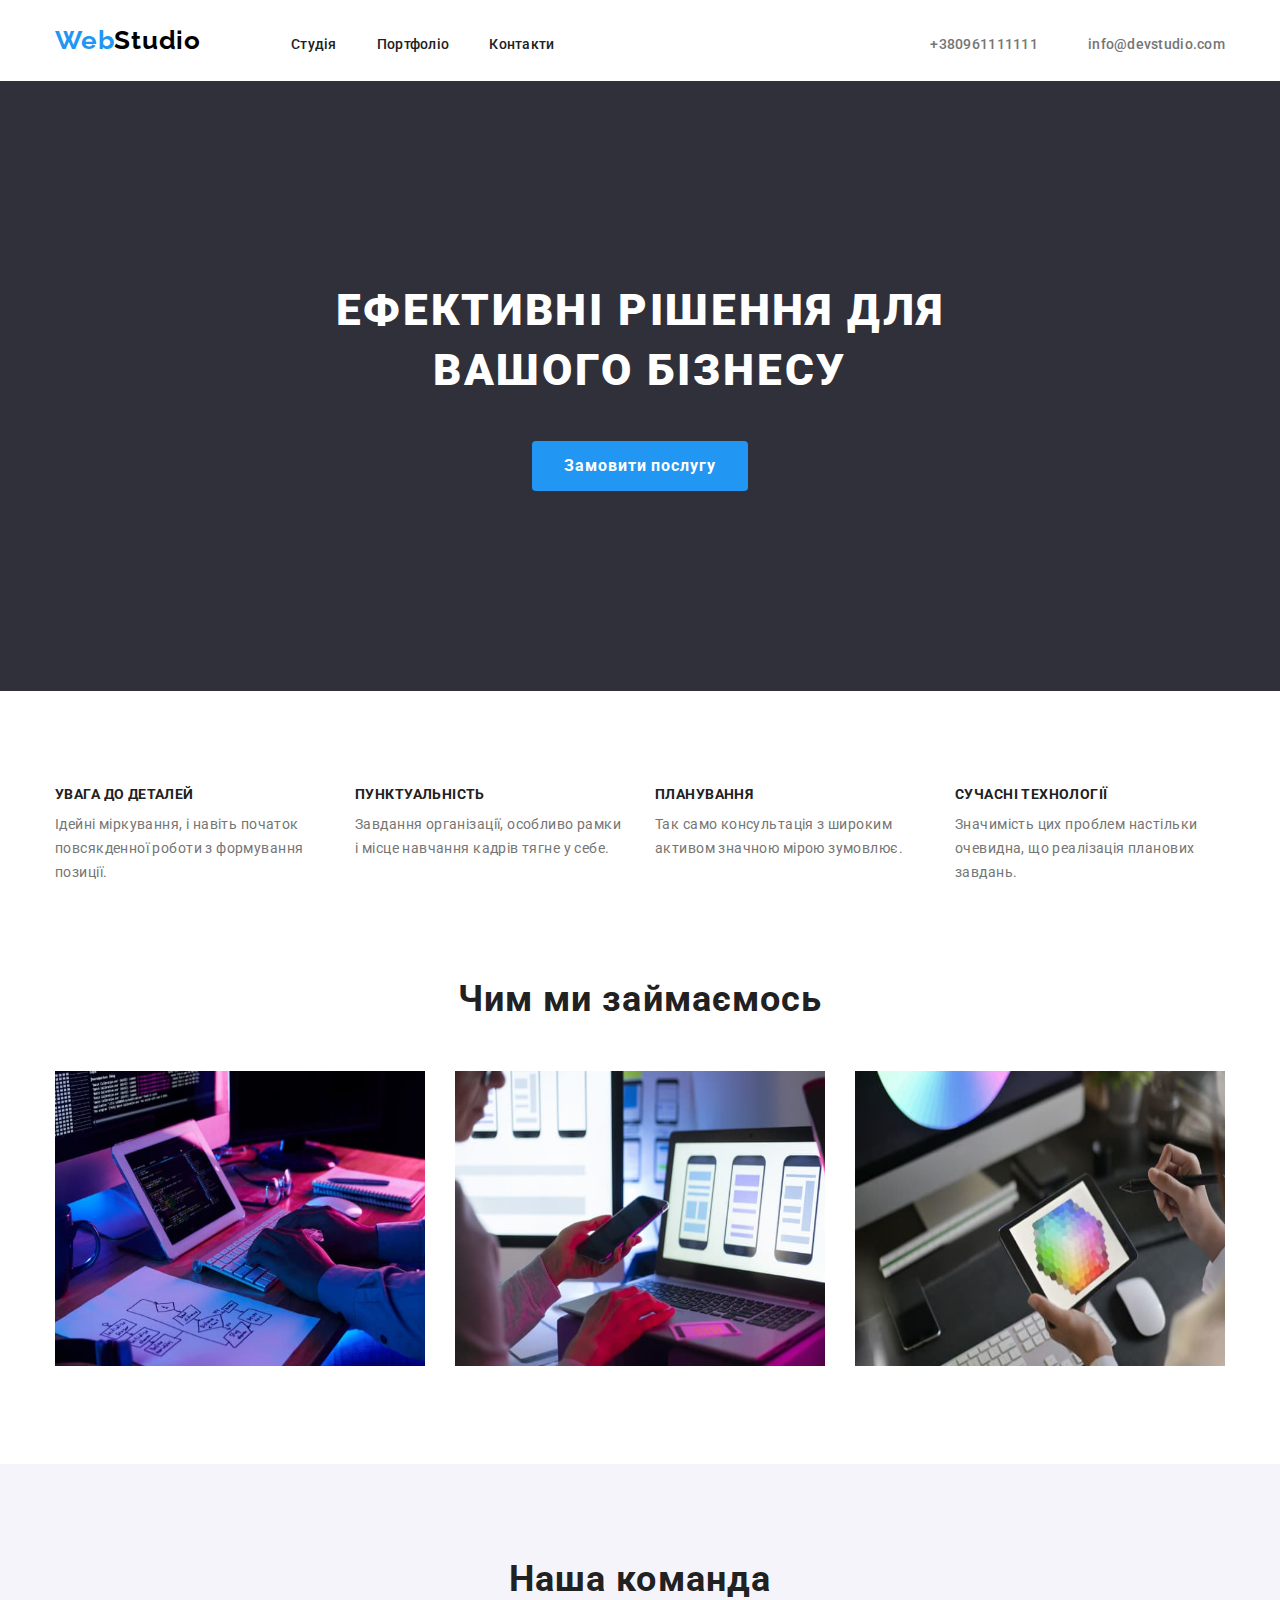
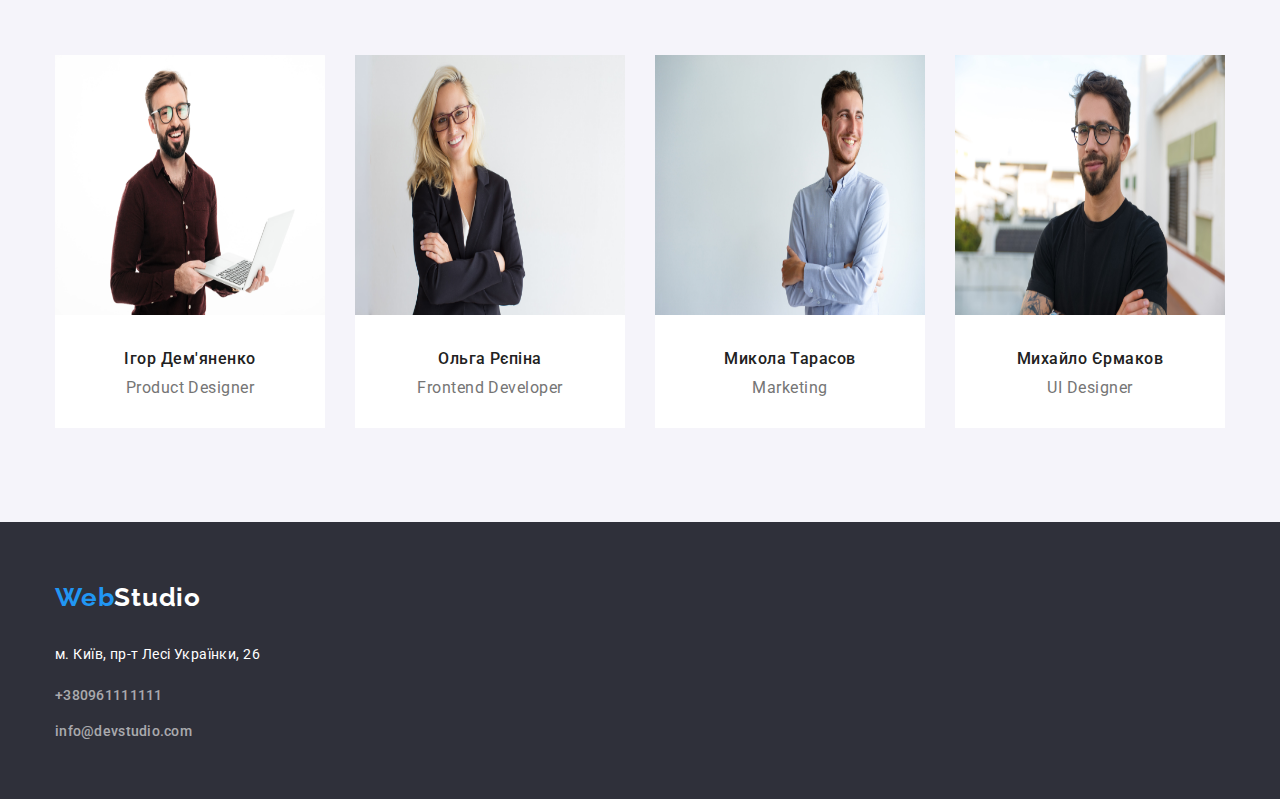
<file: index.html>
<!DOCTYPE html>
<html lang="uk">
<head>
    <meta charset="UTF-8">
    <meta http-equiv="X-UA-Compatible" content="IE=edge">
    <meta name="viewport" content="width=device-width, initial-scale=1.0">
    <link rel="stylesheet" href="./css/styles.css" type="text/css">
    <link href="https://fonts.googleapis.com/css2?family=Raleway:wght@700&display=swap" rel="stylesheet">
    <link href="https://fonts.googleapis.com/css2?family=Roboto:wght@400;500;700;900&display=swap" rel="stylesheet">
    <link rel="stylesheet" href="https://cdnjs.cloudflare.com/ajax/libs/modern-normalize/1.1.0/modern-normalize.min.css">
    <title>Студія</title>
</head>
    <body>
        <header class="page-header">
            <div class="header-content container">
                <a href="./index.html" class="logo"><span class="logo-color">Web</span>Studio</a>
                <nav class="site-nav">
                    <ul class="site-nav-list">
                        <li class="site-nav-list-item"><a href="./index.html" class="site-nav-list-item-link" >Cтудія</a></li>
                        <li class="site-nav-list-item"><a href="./portfolio.html" class="site-nav-list-item-link">Портфоліо</a></li>
                        <li class="site-nav-list-item"><a href="#" class="site-nav-list-item-link">Контакти</a></li>
                    </ul>
                </nav>
                <div class="contacts">
                    <a href="tel:+380961111111" class="tel">+380961111111</a>
                    <a href="info@devstudio.com" class="mail">info@devstudio.com</a> 
                </div>  
            </div>
         </header>
        <main class="main">
            <section class="main-effect section">
                <div class="container">
                    <h1 class="main-effect-title">ЕФЕКТИВНІ РІШЕННЯ ДЛЯ <br> ВАШОГО БІЗНЕСУ</h1>
                    <button type="button" class="main-effect-button">Замовити послугу</button>
                </div>
            </section>
            <section class="qualities section">
                <div class="container">
                    <ul class="qualities-list">
                        <li class="qualities-list-item">
                            <h3 class="qualities-list-item-article">Увага до деталей</h3>
                            <p class="qualities-list-item-article-text">Ідейні міркування, і навіть початок повсякденної роботи з формування позиції.</p>
                        </li>
                        <li class="qualities-list-item">
                            <h3 class="qualities-list-item-article">Пунктуальність</h3>
                            <p class="qualities-list-item-article-text">Завдання організації, особливо рамки і місце навчання кадрів тягне у себе.</p>
                        </li>
                        <li class="qualities-list-item">
                            <h3 class="qualities-list-item-article">Планування</h3>                            <p class="qualities-list-item-article-text">Так само консультація з широким активом значною мірою зумовлює.</p>
                        </li>
                        <li class="qualities-list-item">
                            <h3 class="qualities-list-item-article">Сучасні технології</h3>
                            <p class="qualities-list-item-article-text">Значимість цих проблем настільки очевидна, що реалізація планових завдань.</p>
                        </li>
                    </ul>
                </div>
            </section>
            <section class="employment section">
                <div class="container">
                <h2 class="employment-headline">Чим ми займаємось</h2>
                <ul class="employment-list">
                    <li class="employment-list-item"><img src="images/1.jpg" alt="програміст працює за столом" width="370" height="295" class="employment-list-item-image"></li>
                    <li class="employment-list-item employment-list-item2"><img src="images/2.jpg" alt="дизайнер розробляє зовнішній виглад додатку на смартфон" width="370" height="295" class="employment-list-item-image"></li>
                    <li class="employment-list-item"><img src="images/3.jpg" alt="робота з палітрою кольорів" width="370" height="295" class="employment-list-item-image"></li>                    </ul>
                </div>
            </section>
            <section class="team section">
                <div class="container">
                    <h2 class="team-headline">Наша команда</h2>
                    <ul class="team-list">
                        <li class="team-list-item"><img src="images/1team.jpg" alt="Ігор Дем'яненко" width="270" height="260" class="team-list-item-image"><div class="team-list-item-block"><h3 class="team-list-item-headline">Ігор Дем'яненко</h3><p class="team-list-item-article">Product Designer</p></div></li>
                        <li class="team-list-item"><img src="images/2team.jpg" alt="Ольга Рєпіна" width="270" height="260" class="team-list-item-image"><div class="team-list-item-block"><h3 class="team-list-item-headline">Ольга Рєпіна</h3><p class="team-list-item-article">Frontend Developer</p></div></li>
                        <li class="team-list-item"><img src="images/3team.jpg" alt="Микола Тарасов" width="270" height="260" class="team-list-item-image"><div class="team-list-item-block"><h3 class="team-list-item-headline">Микола Тарасов</h3><p class="team-list-item-article">Marketing</p></div></li>
                        <li class="team-list-item"><img src="images/4team.jpg" alt="Михайло Єрмаков" width="270" height="260" class="team-list-item-image"><div class="team-list-item-block"><h3 class="team-list-item-headline">Михайло Єрмаков</h3><p class="team-list-item-article">UI Designer</p></div></li>
                    </ul>
                </div>
             </section>
        </main>
        <footer class="page-footer">
            <div class="container">
            <a href="./index.html" class="footer-logo"><span class="logo-color">Web</span>Studio</a>
            <address class="page-footer-adress">м. Київ, пр-т Лесі Українки, 26</address>
            <a href="tel:+380961111111" class="tel footer-tel">+380961111111</a>
            <a href="info@devstudio.com" class="mail footer-mail">info@devstudio.com</a>
            </div>
        </footer>       
    </body>
</html>
</file>
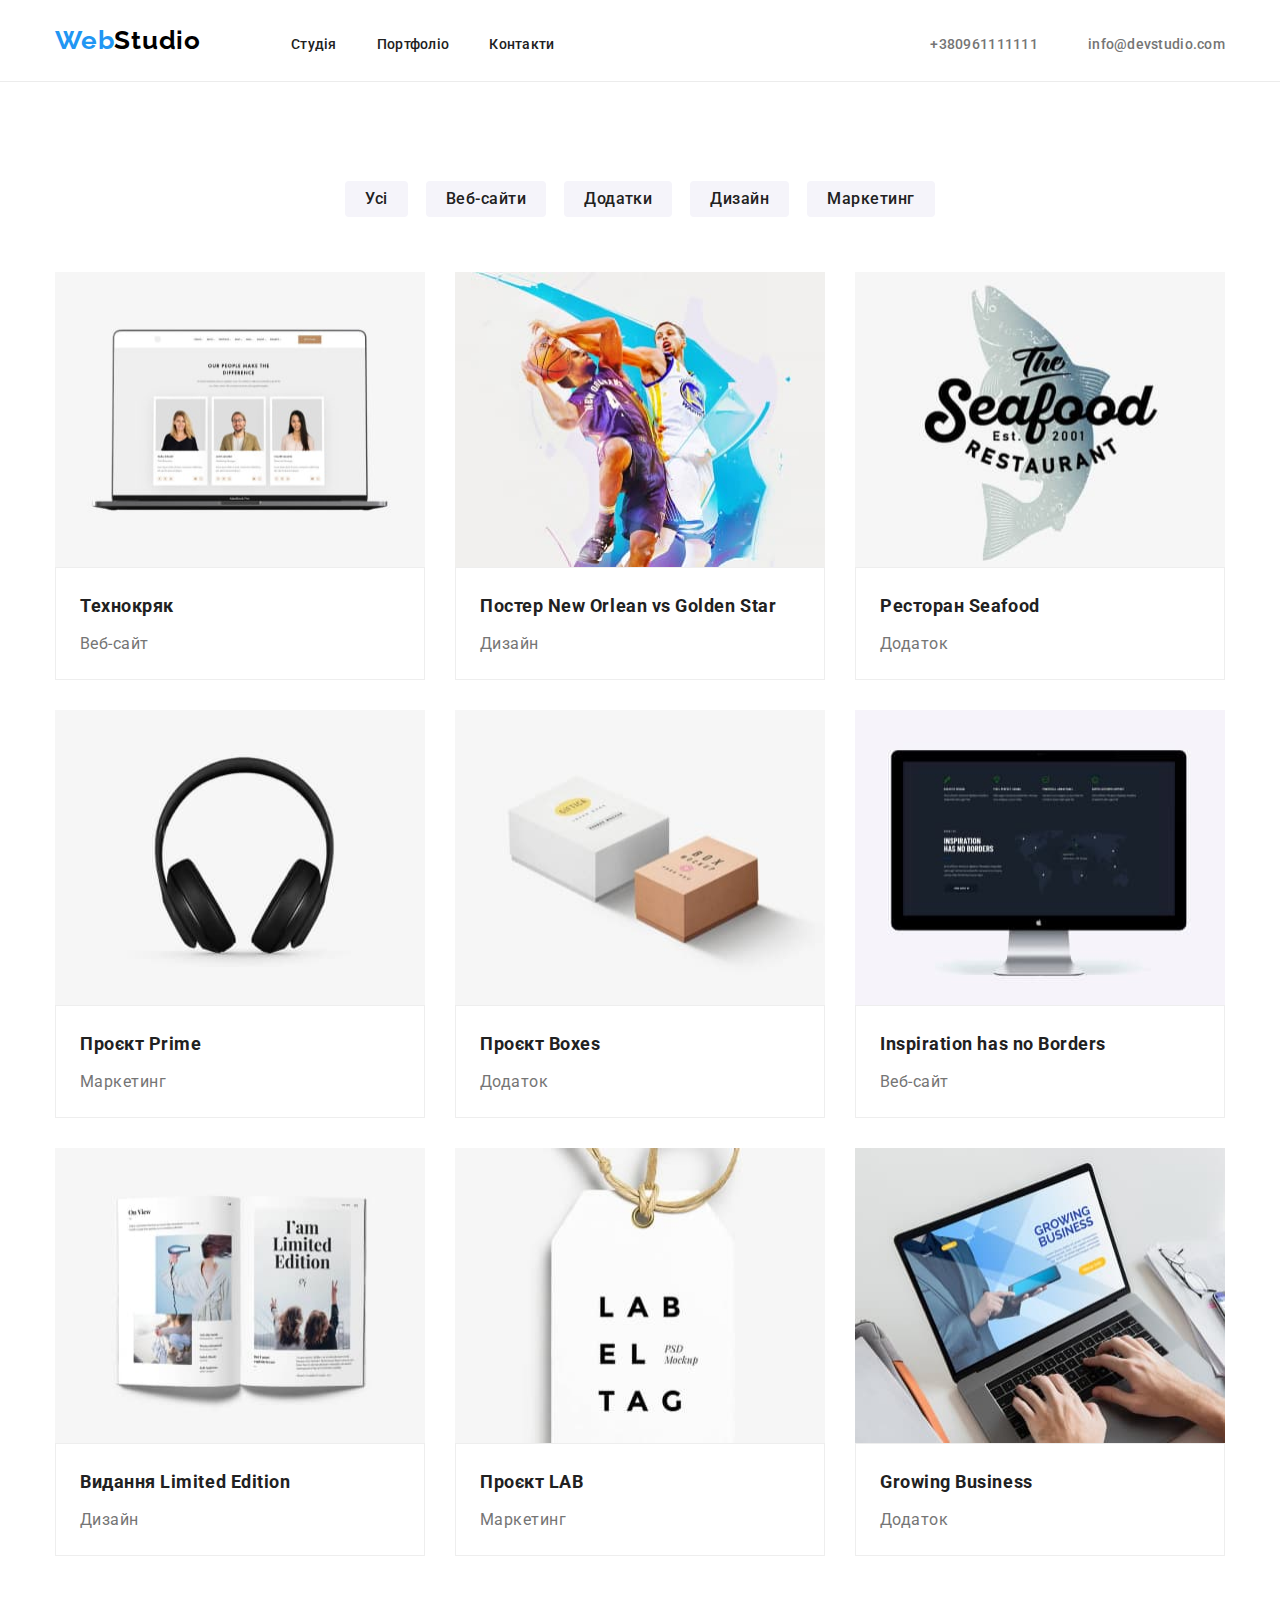
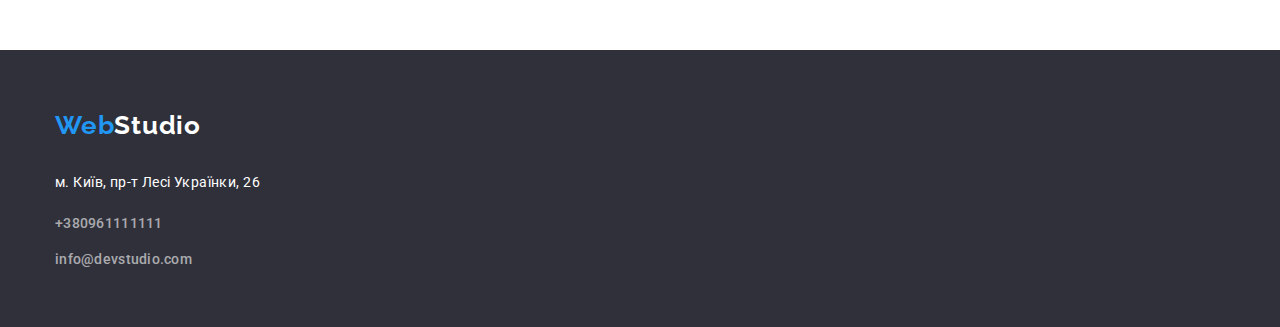
<file: portfolio.html>
<!DOCTYPE html>
<html lang="uk">
<head>
    <meta charset="UTF-8">
    <meta http-equiv="X-UA-Compatible" content="IE=edge">
    <meta name="viewport" content="width=device-width, initial-scale=1.0">
    <link rel="stylesheet" href="./css/styles.css" type="text/css">
    <link href="https://fonts.googleapis.com/css2?family=Raleway:wght@700&display=swap" rel="stylesheet">
    <link href="https://fonts.googleapis.com/css2?family=Roboto:wght@400;500;700;900&display=swap" rel="stylesheet">
    <link rel="stylesheet" href="https://cdnjs.cloudflare.com/ajax/libs/modern-normalize/1.1.0/modern-normalize.min.css">
    <title>Портфоліо</title>
</head>
<body>
    <header class="page-header portfolio-page-header">
        <div class="container">
            <div class="header-content">
                <a href="./index.html" class="logo"><span class="logo-color">Web</span>Studio</a>
                <nav class="site-nav">
                    <ul class="site-nav-list">
                        <li class="site-nav-list-item"><a href="./index.html" class="site-nav-list-item-link" >Cтудія</a></li>
                        <li class="site-nav-list-item"><a href="./portfolio.html" class="site-nav-list-item-link">Портфоліо</a></li>
                        <li class="site-nav-list-item"><a href="#" class="site-nav-list-item-link">Контакти</a></li>
                    </ul>
                </nav>
                <div class="contacts">
                    <a href="tel:+380961111111" class="tel">+380961111111</a>
                    <a href="info@devstudio.com" class="mail">info@devstudio.com</a> 
                </div>  
            </div>
        </div>
    </header>
    <main class="portfolio-main">
        <section class="section">
            <div class="container">
                <ul class="portfolio-list">
                    <li class="portfolio-list-item"><button type="button" class="portfolio-list-item-button">Усі</button></li>
                    <li class="portfolio-list-item"><button type="button" class="portfolio-list-item-button">Веб-сайти</button></li>
                    <li class="portfolio-list-item"><button type="button" class="portfolio-list-item-button">Додатки</button></li>
                    <li class="portfolio-list-item"><button type="button" class="portfolio-list-item-button">Дизайн</button></li>
                    <li class="portfolio-list-item"><button type="button" class="portfolio-list-item-button">Маркетинг</button></li>
                </ul>
                <ul class="portfolio-projects">
                    <li class="portfolio-projects-item"><img class="portfolio-projects-item-image" src="./images/project1.jpg" alt="ноутбук з сайтом" width="370" height="295"><div class="portfolio-projects-item-container"><h3 class="portfolio-projects-item-headline">Технокряк</h3><p class="portfolio-projects-item-text">Веб-сайт</p></div></li>
                    <li class="portfolio-projects-item"><img class="portfolio-projects-item-image" src="./images/project2.jpg" alt="постер баскетболістів" width="370" height="295"><div class="portfolio-projects-item-container"><h3 class="portfolio-projects-item-headline">Постер New Orlean vs Golden Star</h3><p class="portfolio-projects-item-text">Дизайн</p></div></li>
                    <li class="portfolio-projects-item"><img class="portfolio-projects-item-image" src="./images/project3.jpg" alt="логотип ресторану морської кухні" width="370" height="295"><div class="portfolio-projects-item-container"><h3 class="portfolio-projects-item-headline">Ресторан Seafood</h3><p class="portfolio-projects-item-text">Додаток</p></div></li>
                    <li class="portfolio-projects-item"><img class="portfolio-projects-item-image" src="./images/project4.jpg" alt="навушники" width="370" height="295"><div class="portfolio-projects-item-container"><h3 class="portfolio-projects-item-headline">Проєкт Prime</h3><p class="portfolio-projects-item-text">Маркетинг</p></div></li>
                    <li class="portfolio-projects-item"><img class="portfolio-projects-item-image" src="./images/project5.jpg" alt="дві коробки" width="370" height="295"><div class="portfolio-projects-item-container"><h3 class="portfolio-projects-item-headline">Проєкт Boxes</h3><p class="portfolio-projects-item-text">Додаток</p></div></li>
                    <li class="portfolio-projects-item"><img class="portfolio-projects-item-image" src="./images/project6.jpg" alt="монітор" width="370" height="295"><div class="portfolio-projects-item-container"><h3 class="portfolio-projects-item-headline">Inspiration has no Borders</h3><p class="portfolio-projects-item-text">Веб-сайт</p></div></li>
                    <li class="portfolio-projects-item"><img class="portfolio-projects-item-image" src="./images/project7.jpg" alt="розгорнута книга" width="370" height="295"><div class="portfolio-projects-item-container"><h3 class="portfolio-projects-item-headline">Видання Limited Edition</h3><p class="portfolio-projects-item-text">Дизайн</p></div></li>
                    <li class="portfolio-projects-item"><img class="portfolio-projects-item-image" src="./images/project8.jpg" alt="бірка" width="370" height="295"><div class="portfolio-projects-item-container"><h3 class="portfolio-projects-item-headline">Проєкт LAB</h3><p class="portfolio-projects-item-text">Маркетинг</p></div></li>
                    <li class="portfolio-projects-item"><img class="portfolio-projects-item-image" src="./images/project9.jpg" alt="руки на клавіатурі ноутбука" width="370" height="295"><div class="portfolio-projects-item-container"><h3 class="portfolio-projects-item-headline">Growing Business</h3><p class="portfolio-projects-item-text">Додаток</p></div></li>
                </ul>
            </div>
        </section>
     </main>
    <footer class="page-footer">
        <div class="container">
        <a href="./index.html" class="footer-logo"><span class="logo-color">Web</span>Studio</a>
        <address class="page-footer-adress">м. Київ, пр-т Лесі Українки, 26</address>
        <a href="tel:+380961111111" class="tel footer-tel">+380961111111</a>
        <a href="info@devstudio.com" class="mail footer-mail">info@devstudio.com</a>
        </div>
    </footer>
</body>
</html>
</file>
<file: css/styles.css>
h1,h2,h3,h4,h5,h6,p,ul{
    margin:0;
    padding:0;
}

*,
*::before,
*::after {
  box-sizing: border-box;
}

body {
    font-family: 'Roboto';
    --headline-color: #212121;
    --article-color: #757575;
    --brand-color: #2196F3;
    margin: 0px;
}

/* шапка */
.page-header {
    background-color: #ffffff;
    width: 100%;
    padding-top: 25px;
    padding-bottom: 25px;
}

.container {
    width: 1200px;
    margin: 0 auto;
    padding: 0 15px;
}

.section {
    padding: 94px 0;
}

.header-content {
    display: flex;
    align-items: baseline;
    justify-content: flex-start;
}

.logo {
    font-family: 'Raleway';
    font-weight: 700;
    font-size: 26px;
    line-height: 1.2;
    letter-spacing: 0.03em;
    text-decoration: none;
    color : #000000;
    display: inline-block;
    padding: 0px;
    margin-right: 90px;
}

.logo-color {
    color: var(--brand-color);
}


.site-nav-list {
    list-style: none;
    display: flex;
}

.site-nav-list-item {
    margin-right: 40px;
}

.site-nav-list-item-link {
    padding: 15px 0;
}

.site-nav-list-item-link {
    text-decoration: none;
    color: var(--headline-color);
    font-family: 'Roboto';
    font-weight: 500;
    font-size: 14px;
    line-height: 1.15;
    letter-spacing: 0.02em;
}

.site-nav-list-item-link:hover, .site-nav-list-item-link:focus {
    color: var(--brand-color);
}

.contacts {
    display: flex;
    margin-left: auto;
}

.tel {
    font-family: 'Roboto';
    font-weight: 500;
    font-size: 14px;
    line-height: 1.15;
    letter-spacing: 0.02em;
    color: var(--article-color);
    text-decoration: none;
    margin-right: 50px;
}

.mail {
    font-family: 'Roboto';
    font-weight: 500;
    font-size: 14px;
    line-height: 1.15;
    letter-spacing: 0.02em;
    text-decoration: none;
    color: var(--article-color);
}

.mail:hover, .mail:focus {
    color: var(--brand-color);
}

.tel:hover, .tel:focus {
    color: var(--brand-color);
}


/* друга секція */
.main {
    width: 100%;
}

.main-effect {
    background-color: #2F303A;
    width: 100%;
    text-align: center;
}

.main-effect .container {
    display: flex;
    flex-wrap: wrap;
    align-items: center;
    justify-content: center;
    flex-direction: column;

}

.main .main-effect {
    padding: 200px 0;
    min-height: 600px;
}

.main-effect-title {
    font-family: 'Roboto';
    font-weight: 900;
    font-size: 44px;
    line-height: 1.36;
    letter-spacing: 0.06em;
    color: #ffffff;
    margin-bottom: 40px;
    text-transform: uppercase;
}

.main-effect-button {
    font-family: 'Roboto';
    font-weight: 700;
    font-size: 16px;
    line-height: 1.87;
    letter-spacing: 0.06em;
    min-width: 170px;
    height: 50px;
    color: #ffffff;
    background-color: var(--brand-color);
    border: none;
    border-radius: 4px;
    cursor: pointer;
    padding: 10px 32px;
}


/* третя секція */
.qualities-list {
    list-style: none;
    display: flex;
}

.qualities-list-item {
    width: 270px;    
}

.qualities-list .qualities-list-item:not(:last-child) {
    margin-right: 30px;
}

.qualities-list-item-article {
    color: var(--headline-color);
    font-family: 'Roboto';
    font-weight: 700;
    font-size: 14px;
    line-height: 1.2;
    letter-spacing: 0.03em;
    display: inline-block;
    margin-bottom: 10px;
    text-transform: uppercase;
}

.qualities-list-item-article-text {
    color: var(--article-color);
    font-family: 'Roboto';
    font-size: 14px;
    line-height: 1.71;
    letter-spacing: 0.03em;
}


/* четверта секція */

.employment {
    text-align: center;
    padding-top: 0;
}

.employment-headline {
    color: var(--headline-color);
    font-family: 'Roboto';
    font-weight: 700;
    font-size: 36px;
    line-height: 1.17;
    letter-spacing: 0.03em;
    display: inline-block;
    margin-bottom: 50px;
}

.employment-list {
    list-style: none;
    display: flex;
    flex-wrap: wrap;
    flex-basis: calc(100%-60px);
}

.employment-list-item:not(:last-child) {
    margin-right: 30px;
}




/* п'ята секція */
.team {
    width: 100%;
    background-color: #f5f4fa;
}

.team-headline {
    color: var(--headline-color);
    font-family: 'Roboto';
    font-weight: 700;
    font-size: 36px;
    line-height: 1.17;
    letter-spacing: 0.03em;
    margin-bottom: 55px;
    text-align: center;
}

.team-list {
    list-style: none;
    display: flex;
    flex-wrap: wrap;
    flex-basis: calc((100%-30px)/4);
    gap: 30px;
}

.team-list-item {
    background-color: #ffffff;
}

.team-list-item-headline {
    color: var(--headline-color);
    font-family: 'Roboto';
    font-weight: 500;
    font-size: 16px;
    line-height: 1.19;
    letter-spacing: 0.03em;
    margin-bottom: 10px;
}

.team-list-item-block {
    display: flex;
    justify-content: center;
    align-items: center;
    flex-direction: column;
    padding: 30px 0;
}

.team-list-item-article {
    color: var(--article-color);
    font-family: 'Roboto';    
    font-size: 16px;
    line-height: 1.19;
    letter-spacing: 0.03em;
}


/* футер */
.page-footer {
    background-color: #2f303a;
    width: 100%;
    min-height: 250px;
}

.page-footer .container {
    padding: 60px 15px;
    display: flex;
    flex-direction: column;
    gap: 10px;
}

.footer-logo {
    color: #ffffff;
    font-family: 'Raleway';
    font-weight: 700;
    font-size: 26px;
    line-height: 1.2;
    letter-spacing: 0.03em;
    text-decoration: none;
    display: inline-block;
    margin-bottom: 20px;
}

.page-footer-adress {
    color: #ffffff;
    display: inline-block;
    margin-bottom: 10px;
    font-family: 'Roboto';
    font-style: normal;
    font-weight: 400;
    font-size: 14px;
    line-height: 1.71;
    letter-spacing: 0.03em;
}

.footer-tel {
    display: inline-block;
    margin-bottom: 10px;
}

.footer-tel, .footer-mail {
    color: rgba(255, 255, 255, 0.6);
    margin-right: 0;
}


/* Портфоліо */

.portfolio-page-header {
    border-bottom: 1px solid #ececec;
}

.portfolio-main {
    width: 100%;
}

.portfolio-list {
   list-style: none;
   display: flex;
   justify-content: center;
   gap: 8px;
   margin-bottom: 50px;
}

.portfolio-list-item-button {
    color: var(--headline-color);
    background-color: #f5f4fa;
    border-radius: 4px;
    border: none;
    font-family: 'Roboto';
    font-weight: 500;
    font-size: 16px;
    line-height: 1.62;
    letter-spacing: 0.03em;
    padding: 5px 20px;
    margin: 5px;
    cursor: pointer;
}

.portfolio-list-item-button:hover,
.portfolio-list-item-button:focus {
    background-color: var(--brand-color);
    color: #ffffff;
    cursor: pointer;
}   

.portfolio-projects {
    list-style: none;
    display: flex;
    flex-wrap: wrap;
    flex-basis: calc((100%-60px)/3);
    gap: 30px;
    padding: 0;
}

.portfolio-projects-item-container{
    border: 1px solid #eeeeee;
    padding: 20px 24px;
}

.portfolio-projects-item {
    display: flex;
    box-sizing: border-box;
    flex-direction: column;
    
}

.portfolio-projects-item-image {
    margin-bottom: 0;
}

.portfolio-projects-item-headline {
    color: var(--headline-color);
    font-family: 'Roboto';
    font-weight: 700;
    font-size: 18px;
    line-height: 2;
    letter-spacing: 0.03em;
    margin-bottom: 5px;
}

.portfolio-projects-item-text {
    font-family: 'Roboto';
    font-size: 16px;
    line-height: 1.87;
    letter-spacing: 0.03em;
    color: var(--article-color);
    display: inline-block;
}
</file>
